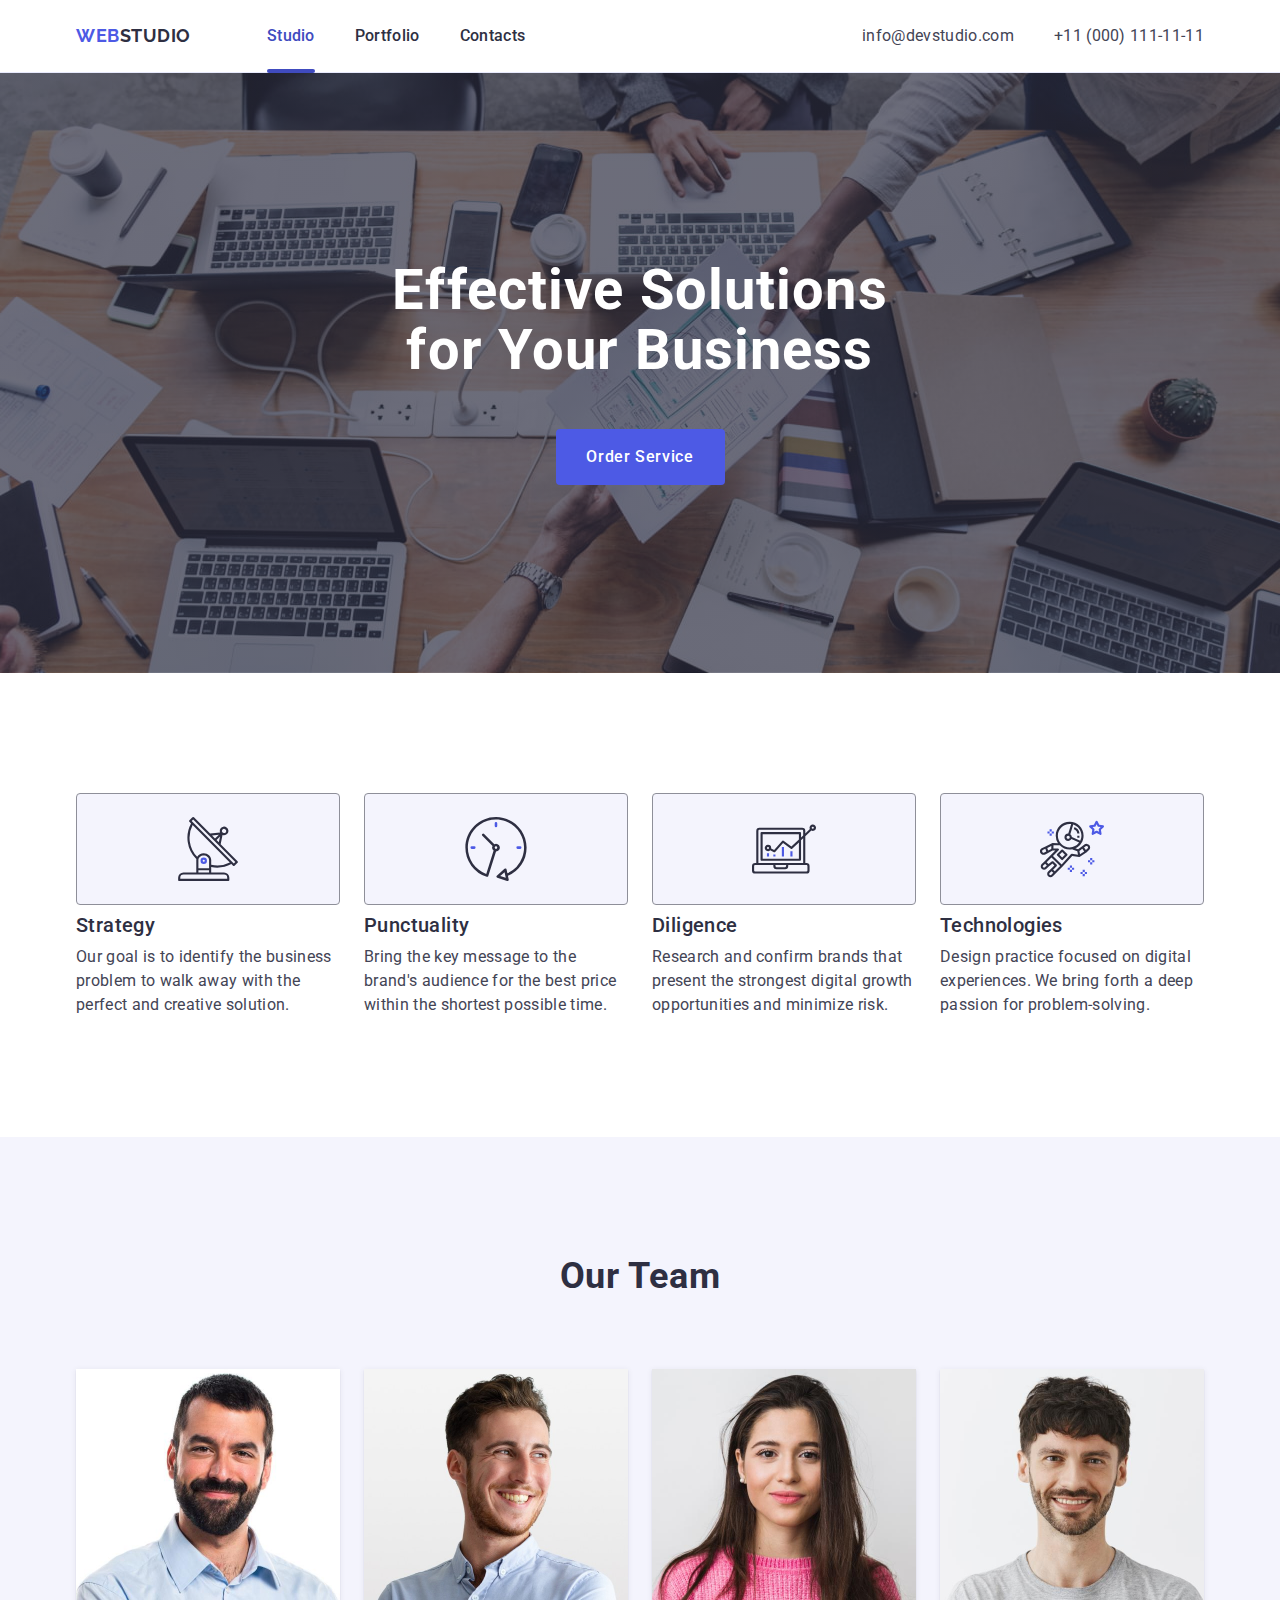
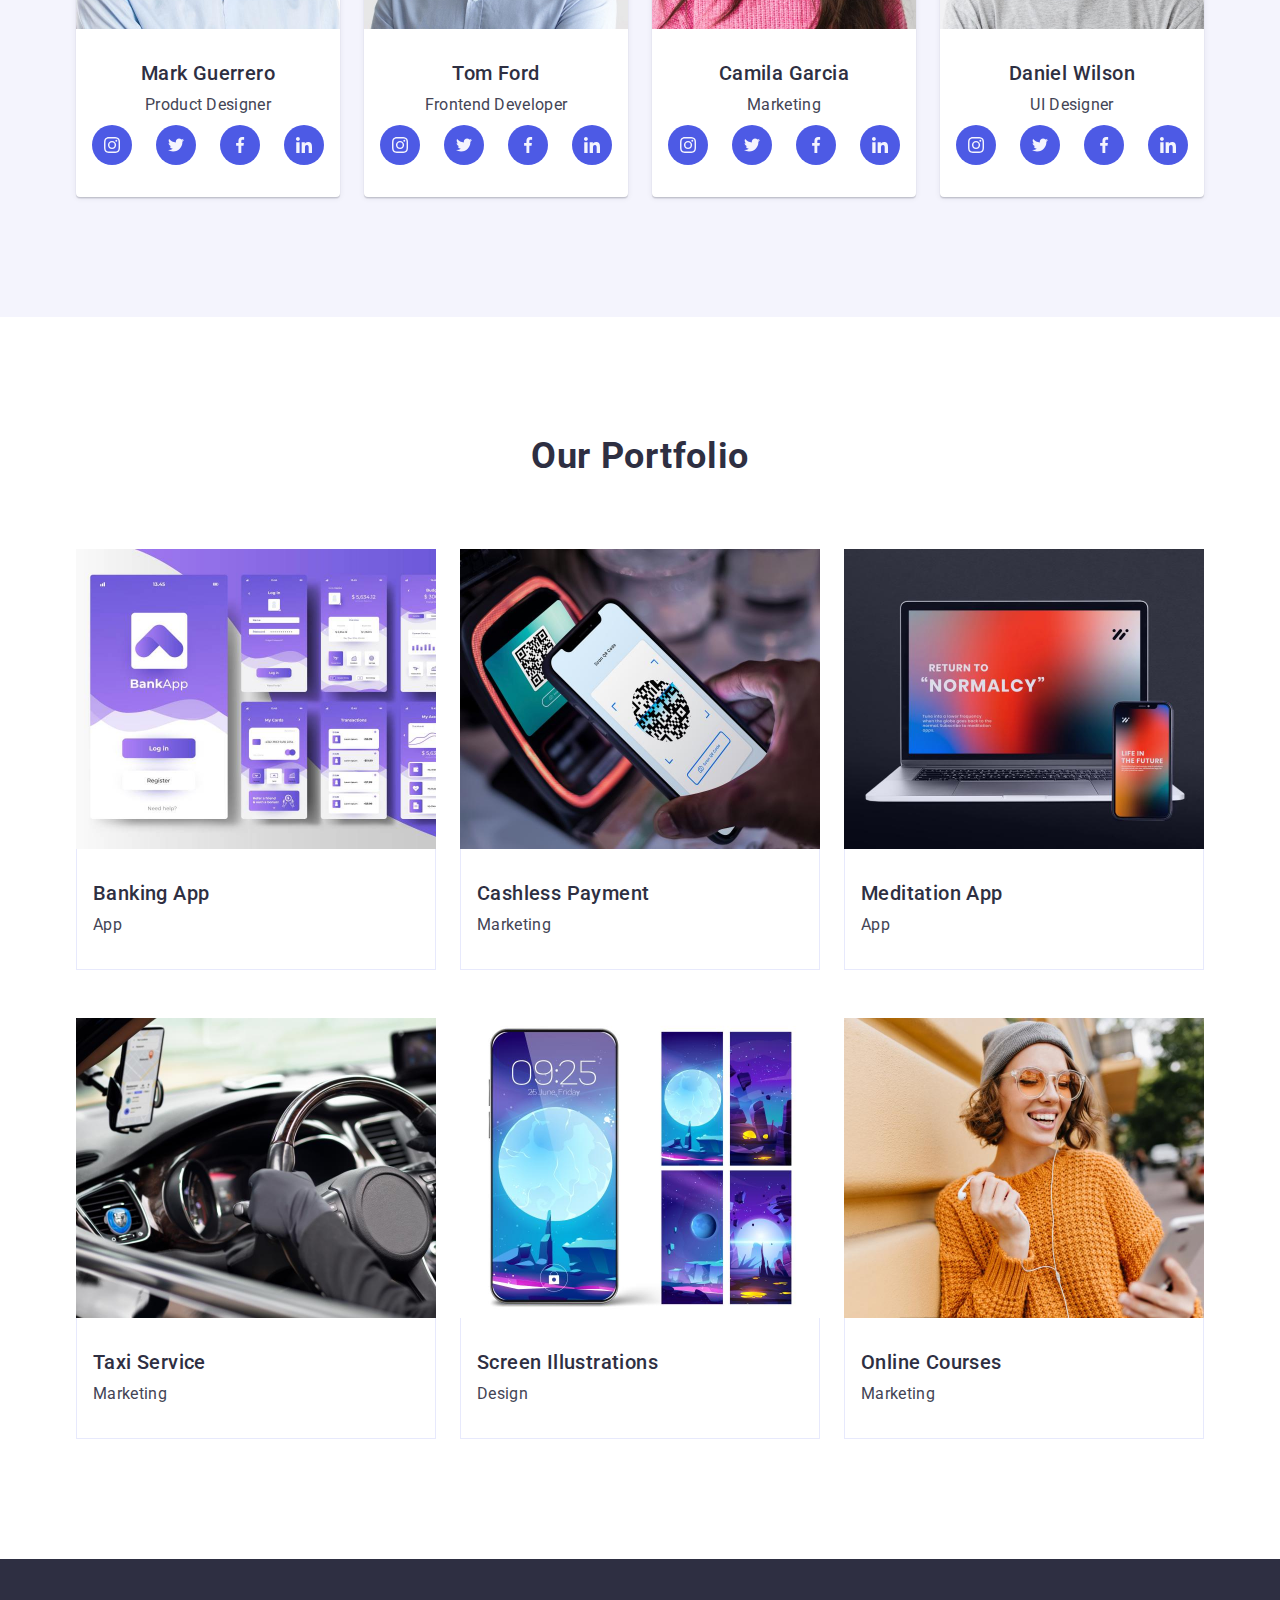
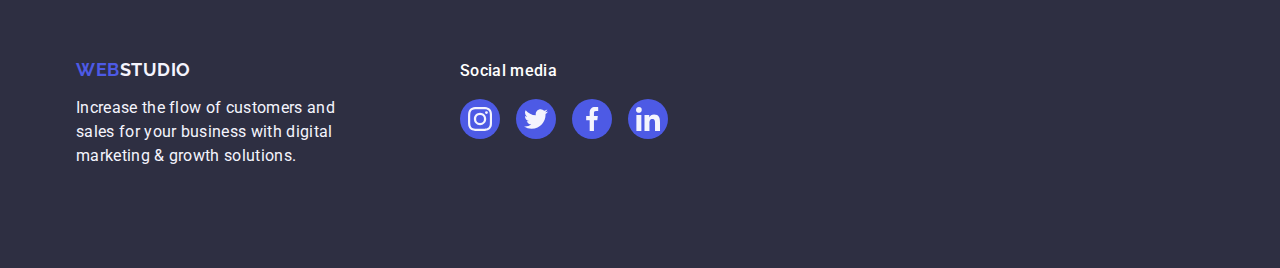
<file: index.html>
<!DOCTYPE html>
<html lang="en">
  <head>
    <meta charset="UTF-8" />
    <meta name="viewport" content="width=device-width, initial-scale=1.0" />
    <title>WebStudio</title>
    <link rel="preconnect" href="https://fonts.googleapis.com" />
    <link rel="preconnect" href="https://fonts.gstatic.com" crossorigin />
    <link
      rel="stylesheet"
      href="https://cdnjs.cloudflare.com/ajax/libs/modern-normalize/3.0.1/modern-normalize.min.css"
    />
    <link rel="stylesheet" href="./css/styles.css" />
    <link
      href="https://fonts.googleapis.com/css2?family=Raleway:wght@700&family=Roboto:wght@400;500;700&display=swap"
      rel="stylesheet"
    />
    <link rel="stylesheet" href="./css/styles.css" />
  </head>

  <body>
    <header class="header">
      <div class="container">
        <nav class="nav-link">
          <a href="./index.html" class="logo"
            >Web<span class="logo-header-studio">Studio</span></a
          >
          <ul class="nav-link-menu">
            <li class="header-nav-list">
              <a href="./index.html" class="header-nav-link active">Studio</a>
            </li>
            <li class="header-nav-list">
              <a href="" class="header-nav-link">Portfolio</a>
            </li>
            <li class="header-nav-list">
              <a href="" class="header-nav-link">Contacts</a>
            </li>
          </ul>
        </nav>
        <!-- Contacts -->
        <address class="nav-contacts">
          <ul class="nav-contacts-list">
            <li>
              <a href="mailto:info@devstudio.com" class="nav-link-contacts"
                >info@devstudio.com</a
              >
            </li>
            <li>
              <a href="tel:+110001111111" class="nav-link-contacts"
                >+11 (000) 111-11-11</a
              >
            </li>
          </ul>
        </address>
      </div>
    </header>

    <main>
      <!-- Section 1-->
      <section class="title">
        <div class="container">
          <h1 class="title-header">Effective Solutions for Your Business</h1>
          <button class="title-button" type="button">Order Service</button>
        </div>
      </section>
      <!-- Section 2 -->
      <section class="advantages">
        <div class="container">
          <h2 class="visually-hidden">Advantages</h2>
          <ul class="advantages-list">
            <li class="advantages-item">
              <div class="advantages-item-border">
                <svg class="advantages-item-icon" height="64" width="64">
                  <use href="./images/icons.svg#icon-antenna-1"></use>
                </svg>
              </div>
              <h3 class="advantages-title">Strategy</h3>
              <p class="advantages-text">
                Our goal is to identify the business problem to walk away with
                the perfect and creative solution.
              </p>
            </li>
            <li class="advantages-item">
              <div class="advantages-item-border">
                <svg class="advantages-item-icon" height="64" width="64">
                  <use href="./images/icons.svg#icon-clock-1"></use>
                </svg>
              </div>
              <h3 class="advantages-title">Punctuality</h3>
              <p class="advantages-text">
                Bring the key message to the brand's audience for the best price
                within the shortest possible time.
              </p>
            </li>
            <li class="advantages-item">
              <div class="advantages-item-border">
                <svg class="advantages-item-icon" height="64" width="64">
                  <use href="./images/icons.svg#icon-diagram-1"></use>
                </svg>
              </div>
              <h3 class="advantages-title">Diligence</h3>
              <p class="advantages-text">
                Research and confirm brands that present the strongest digital
                growth opportunities and minimize risk.
              </p>
            </li>
            <li class="advantages-item">
              <div class="advantages-item-border">
                <svg class="advantages-item-icon" height="64" width="64">
                  <use href="./images/icons.svg#icon-astronaut-1"></use>
                </svg>
              </div>
              <h3 class="advantages-title">Technologies</h3>
              <p class="advantages-text">
                Design practice focused on digital experiences. We bring forth a
                deep passion for problem-solving.
              </p>
            </li>
          </ul>
        </div>
      </section>

      <!-- Section 3 -->
      <section class="team-section">
        <div class="container">
          <h2 class="team-title">Our Team</h2>
          <ul class="team-list">
            <li class="team-item">
              <img src="./images/image1.jpg" alt="Mark Guerrero" width="264" />
              <div class="team-card">
                <h3 class="team-list-title">Mark Guerrero</h3>
                <p class="team-text">Product Designer</p>

                <ul class="social-icons-container">
                  <li class="social-icons-list">
                    <a href="" class="social-icons-link">
                      <svg class="social-icon" width="16" height="16">
                        <use href="./images/icons.svg#icon-instagram-2-2"></use>
                      </svg>
                    </a>
                  </li>
                  <li class="social-icons-list">
                    <a href="" class="social-icons-link">
                      <svg class="social-icon" width="16" height="16">
                        <use href="./images/icons.svg#icon-twitter-1-2"></use>
                      </svg>
                    </a>
                  </li>
                  <li class="social-icons-list">
                    <a href="" class="social-icons-link">
                      <svg class="social-icon" width="16" height="16">
                        <use href="./images/icons.svg#icon-facebook-1-2"></use>
                      </svg>
                    </a>
                  </li>
                  <li class="social-icons-list">
                    <a href="" class="social-icons-link">
                      <svg class="social-icon" width="16" height="16">
                        <use href="./images/icons.svg#icon-linkedin-1-1"></use>
                      </svg>
                    </a>
                  </li>
                </ul>
              </div>
            </li>
            <li class="team-item">
              <img src="./images/image2.jpg" alt="Tom Ford" width="264" />
              <div class="team-card">
                <h3 class="team-list-title">Tom Ford</h3>
                <p class="team-text">Frontend Developer</p>
                <ul class="social-icons-container">
                  <li class="social-icons-list">
                    <a href="" class="social-icons-link">
                      <svg class="social-icon" width="16" height="16">
                        <use href="./images/icons.svg#icon-instagram-2-2"></use>
                      </svg>
                    </a>
                  </li>
                  <li class="social-icons-list">
                    <a href="" class="social-icons-link">
                      <svg class="social-icon" width="16" height="16">
                        <use href="./images/icons.svg#icon-twitter-1-2"></use>
                      </svg>
                    </a>
                  </li>
                  <li class="social-icons-list">
                    <a href="" class="social-icons-link">
                      <svg class="social-icon" width="16" height="16">
                        <use href="./images/icons.svg#icon-facebook-1-2"></use>
                      </svg>
                    </a>
                  </li>
                  <li class="social-icons-list">
                    <a href="" class="social-icons-link">
                      <svg class="social-icon" width="16" height="16">
                        <use href="./images/icons.svg#icon-linkedin-1-1"></use>
                      </svg>
                    </a>
                  </li>
                </ul>
              </div>
            </li>
            <li class="team-item">
              <img src="./images/image3.jpg" alt="Camila Garcia" width="264" />
              <div class="team-card">
                <h3 class="team-list-title">Camila Garcia</h3>
                <p class="team-text">Marketing</p>
                <ul class="social-icons-container">
                  <li class="social-icons-list">
                    <a href="" class="social-icons-link">
                      <svg class="social-icon" width="16" height="16">
                        <use href="./images/icons.svg#icon-instagram-2-2"></use>
                      </svg>
                    </a>
                  </li>
                  <li class="social-icons-list">
                    <a href="" class="social-icons-link">
                      <svg class="social-icon" width="16" height="16">
                        <use href="./images/icons.svg#icon-twitter-1-2"></use>
                      </svg>
                    </a>
                  </li>
                  <li class="social-icons-list">
                    <a href="" class="social-icons-link">
                      <svg class="social-icon" width="16" height="16">
                        <use href="./images/icons.svg#icon-facebook-1-2"></use>
                      </svg>
                    </a>
                  </li>
                  <li class="social-icons-list">
                    <a href="" class="social-icons-link">
                      <svg class="social-icon" width="16" height="16">
                        <use href="./images/icons.svg#icon-linkedin-1-1"></use>
                      </svg>
                    </a>
                  </li>
                </ul>
              </div>
            </li>
            <li class="team-item">
              <img src="./images/image4.jpg" alt="Daniel Wilson" width="264" />
              <div class="team-card">
                <h3 class="team-list-title">Daniel Wilson</h3>
                <p class="team-text">UI Designer</p>
                <ul class="social-icons-container">
                  <li class="social-icons-list">
                    <a href="" class="social-icons-link">
                      <svg class="social-icon" width="16" height="16">
                        <use href="./images/icons.svg#icon-instagram-2-2"></use>
                      </svg>
                    </a>
                  </li>
                  <li class="social-icons-list">
                    <a href="" class="social-icons-link">
                      <svg class="social-icon" width="16" height="16">
                        <use href="./images/icons.svg#icon-twitter-1-2"></use>
                      </svg>
                    </a>
                  </li>
                  <li class="social-icons-list">
                    <a href="" class="social-icons-link">
                      <svg class="social-icon" width="16" height="16">
                        <use href="./images/icons.svg#icon-facebook-1-2"></use>
                      </svg>
                    </a>
                  </li>
                  <li class="social-icons-list">
                    <a href="" class="social-icons-link">
                      <svg class="social-icon" width="16" height="16">
                        <use href="./images/icons.svg#icon-linkedin-1-1"></use>
                      </svg>
                    </a>
                  </li>
                </ul>
              </div>
            </li>
          </ul>
        </div>
      </section>
      <!-- Section 4 -->
      <section class="portfolio">
        <div class="container">
          <h2 class="portfolio-title">Our Portfolio</h2>
          <ul class="portfolio-list">
            <li class="portfolio-item">
              <div class="portfolio-item-box-overlay">
                <img
                  src="./images/image-portfolio-1.jpg"
                  alt="Banking App"
                  width="360"
                  height="300"
                />
                <p class="portfolio-item-overlay">
                  14 Stylish and User-Friendly App Design Concepts · Task
                  Manager App · Calorie Tracker App · Exotic Fruit Ecommerce App
                  · Cloud Storage App
                </p>
              </div>
              <div class="card">
                <h3 class="portfolio-list-title">Banking App</h3>
                <p class="portfolio-text">App</p>
              </div>
            </li>
            <li class="portfolio-item">
              <div class="portfolio-item-box-overlay">
                <img
                  src="./images/image-portfolio-2.jpg"
                  alt="Cashless Payment"
                  width="360"
                  height="300"
                />
                <p class="portfolio-item-overlay">
                  14 Stylish and User-Friendly App Design Concepts · Task
                  Manager App · Calorie Tracker App · Exotic Fruit Ecommerce App
                  · Cloud Storage App
                </p>
              </div>
              <div class="card">
                <h3 class="portfolio-list-title">Cashless Payment</h3>
                <p class="portfolio-text">Marketing</p>
              </div>
            </li>
            <li class="portfolio-item">
              <div class="portfolio-item-box-overlay">
                <img
                  src="./images/image-portfolio-3.jpg"
                  alt="Meditation App"
                  width="360"
                  height="300"
                />
                <p class="portfolio-item-overlay">
                  14 Stylish and User-Friendly App Design Concepts · Task
                  Manager App · Calorie Tracker App · Exotic Fruit Ecommerce App
                  · Cloud Storage App
                </p>
              </div>
              <div class="card">
                <h3 class="portfolio-list-title">Meditation App</h3>
                <p class="portfolio-text">App</p>
              </div>
            </li>
            <li class="portfolio-item">
              <div class="portfolio-item-box-overlay">
                <img
                  src="./images/image-portfolio-4.jpg"
                  alt="Taxi Service"
                  width="360"
                  height="300"
                />
                <p class="portfolio-item-overlay">
                  14 Stylish and User-Friendly App Design Concepts · Task
                  Manager App · Calorie Tracker App · Exotic Fruit Ecommerce App
                  · Cloud Storage App
                </p>
              </div>
              <div class="card">
                <h3 class="portfolio-list-title">Taxi Service</h3>
                <p class="portfolio-text">Marketing</p>
              </div>
            </li>
            <li class="portfolio-item">
              <div class="portfolio-item-box-overlay">
                <img
                  src="./images/image-portfolio-5.jpg"
                  alt="Screen Illustrations"
                  width="360"
                  height="300"
                />
                <p class="portfolio-item-overlay">
                  14 Stylish and User-Friendly App Design Concepts · Task
                  Manager App · Calorie Tracker App · Exotic Fruit Ecommerce App
                  · Cloud Storage App
                </p>
              </div>
              <div class="card">
                <h3 class="portfolio-list-title">Screen Illustrations</h3>
                <p class="portfolio-text">Design</p>
              </div>
            </li>
            <li class="portfolio-item">
              <div class="portfolio-item-box-overlay">
                <img
                  src="./images/image-portfolio-6.jpg"
                  alt="Online Courses"
                  width="360"
                  height="300"
                />
                <p class="portfolio-item-overlay">
                  14 Stylish and User-Friendly App Design Concepts · Task
                  Manager App · Calorie Tracker App · Exotic Fruit Ecommerce App
                  · Cloud Storage App
                </p>
              </div>
              <div class="card">
                <h3 class="portfolio-list-title">Online Courses</h3>
                <p class="portfolio-text">Marketing</p>
              </div>
            </li>
          </ul>
        </div>
      </section>
    </main>

    <footer class="footer">
      <div class="container footer-container">
        <div class="footer-logo-container">
          <a href="./index.html" class="logo-footer"
            >Web<span class="logo-footer-studio">Studio</span></a
          >
          <p class="footer-text">
            Increase the flow of customers and sales for your business with
            digital marketing & growth solutions.
          </p>
        </div>
        <div class="footer-social-icons">
          <p class="social-text">Social media</p>
          <ul class="social-icons-container footer-social-icons-container">
            <li class="social-icons-list">
              <a href="" class="social-icons-link footer-social-icons-list">
                <svg class="social-icon" width="24" height="24">
                  <use href="./images/icons.svg#icon-instagram-2-2"></use>
                </svg>
              </a>
            </li>
            <li class="social-icons-list">
              <a href="" class="social-icons-link footer-social-icons-list">
                <svg class="social-icon" width="24" height="24">
                  <use href="./images/icons.svg#icon-twitter-1-2"></use>
                </svg>
              </a>
            </li>
            <li class="social-icons-list">
              <a href="" class="social-icons-link footer-social-icons-list">
                <svg class="social-icon" width="24" height="24">
                  <use href="./images/icons.svg#icon-facebook-1-2"></use>
                </svg>
              </a>
            </li>
            <li class="social-icons-list">
              <a href="" class="social-icons-link footer-social-icons-list">
                <svg class="social-icon" width="24" height="24">
                  <use href="./images/icons.svg#icon-linkedin-1-1"></use>
                </svg>
              </a>
            </li>
          </ul>
        </div>
      </div>
    </footer>
  </body>
</html>
</file>
<file: css/styles.css>
body {
    font-family: "Roboto", sans-serif;
    text-decoration: none;
    color: #434455;
    letter-spacing: 0.02em;
    background-color: #ffffff;
    margin: 0%;
    
}
img {
    display: block;
    max-width: 100%;
}
h1, h2, h3, h4, h5, h6, p {
    margin: 0;
}
ul {
    list-style-type: none;
    margin: 0;
    padding-left: 0;
}
a {
    text-decoration: none;
    color: #434455;
}
.container { 
max-width: 1158px; 
margin: 0 auto;
padding: 0 15px;  
}


/* Header */

.header {
    border-bottom: 1px solid #e7e9fc;
    box-shadow: 0px 2px 1px rgba(46, 47, 66, 0.08), 0px 1px 1px rgba(46, 47, 66, 0.16), 0px 1px 6px rgba(46, 47, 66, 0.08); 
}
.header .container {
    display: flex;
    align-items: center;
}
.nav-link  {
    display: flex;
    align-items: center;
    font-weight: 500;
    font-size: 16px;
    line-height: 1.5;
    color: #2e2f42;
    margin-right: auto;
}
.nav-link-menu {
    display: flex;
    align-items: center;
    gap: 40px;
    
}
.logo {
    font-family: "Raleway", sans-serif;
    font-weight: 700;
    font-size: 18px;
    line-height: 1.17;
    letter-spacing: 0.03em;
    text-transform: uppercase;
    color: #4d5ae5;
    margin-right: 76px;
    transition: color 250ms cubic-bezier(0.4, 0, 0.2, 1);
}
.logo:hover {
    color: #404bbf;
}
.logo:focus{
    color: #404bbf;
}
.logo-header-studio {
    color: #2e2f42;
}
.logo-footer-studio { 
    color: #f4f4fd;
}
.logo-web {
    color: #4d5ae5;
}
.header-nav-link {
    display: block;
    font-weight: 500;
    font-size: 16px;
    line-height: 1.50;
    letter-spacing: 0.02em;
    color: #2e2f42;
    padding: 24px 0;
    transition: color 250ms cubic-bezier(0.4, 0, 0.2, 1);
    position: relative;
}
.header-nav-link:hover, .header-nav-link:focus {
    color: #404bbf;
}
.active {
    color: #404bbf;
}
.active::after  {
    content: '';
    width: 100%;
    display: block;
    background-color: #404BBF;
    border-radius: 2px;
    left: 0;
    height: 4px;
    position: absolute;
    bottom: -1px;
}
.nav-contacts {
    display: flex;
    justify-content: flex-end;
    font-style: normal;
}
.nav-contacts-list {
    display: flex;
    gap: 40px;
    font-weight: 400;
    font-size: 16px;
    line-height: 1.5;
    letter-spacing: 0.02em;
    color: #434455;
}
.nav-link-contacts {
    transition: color 250ms cubic-bezier(0.4, 0, 0.2, 1);
}
.nav-link-contacts:hover, .nav-link-contacts:focus {
    color: #404bbf;
}


/* Section 1 */

.title {
    display: block;
    background: linear-gradient(rgba(46, 47, 66, 0.7), rgba(46, 47, 66, 0.7)), url('../images/Vector.jpg');
    background-size: cover;
    background-repeat: no-repeat;
    background-position: center;
    background-color: #2E2F42;
    padding: 188px 0;
    max-width: 1440px;
    margin: 0 auto;
}
.title-header {
    font-weight: 700px;
    font-size: 56px;
    line-height: 1.07; 
    text-align: center;
    letter-spacing: 0.02em;
    color: #fff;
    margin: 0 auto;
    margin-bottom: 48px;
    max-width: 496px; 
}
.title-button {
    display: block;
    font-weight: 500;
    font-size: 16px;
    line-height: 1.5;
    letter-spacing: 0.04em;
    color: #fff;
    text-align: center;
    background-color: #4D5AE5;
    cursor: pointer;
    min-width: 169px;
    height: 56px;
    border: none;
    border-radius: 4px;
    margin: 0 auto;
    transition: background-color 250ms cubic-bezier(0.4, 0, 0.2, 1);
}
.title-button:hover {
    background-color: #404BBF;
}
.title-button:focus{
    background-color: #404BBF;
}


/* Section 2 */
.advantages {
    padding: 120px 0;
}
.visually-hidden {
  position: absolute;
  width: 1px;
  height: 1px;
  margin: -1px;
  border: 0;
  padding: 0;
  white-space: nowrap;
  clip-path: inset(100%);
  clip: rect(0 0 0 0);
  overflow: hidden;
}
.advantages-list {
    display: flex;
    gap: 24px;
}
.advantages-item {
    flex-basis: calc((100% - 72px) / 4);
}
.advantages-title {
    font-weight: 500;
    font-size: 20px;
    line-height: 1.2;
    letter-spacing: 0.02em;
    color: #2e2f42;
    margin-bottom: 8px;
}
.advantages-text {
    font-weight: 400;
    font-size: 16px;
    line-height: 1.5;
    letter-spacing: 0.02em;
    color: #434455;
}
.advantages-item-icon{
    fill: #2f2fa0;
    
}
.advantages-item-border {
    border: 1px solid #8e8f99;
    border-radius: 4px;
    width: 264px;
    height: 112px;
    background: #f4f4fd;
    display: flex;
    justify-content: center;
    align-items: center;
    margin-bottom: 8px;
}


/* Section 3 */
.team-section {
    padding: 120px 0;
}
.team-list {
    display: flex;
    gap: 24px;
    justify-content: space-between;
    
}
.team-section {
    background: #f4f4fd;
}
.team-title {
    font-weight: 700;
    font-size: 36px;
    line-height: 1.11;
    letter-spacing: 0.02em;
    text-align: center;
    color: #2e2f42;
    text-transform: capitalize;
    margin-bottom: 72px;
}
.team-item {
    background-color: #FFFFFF;
    border-radius: 0px 0px 4px 4px;
    flex-basis: calc((100%-72px)/4);
    box-shadow: 0 2px 1px 0 rgba(46, 47, 66, 0.08), 0 1px 1px 0 rgba(46, 47, 66, 0.16), 0 1px 6px 0 rgba(46, 47, 66, 0.08);
    background: #fff;
}
.team-card {
    padding: 32px 0;
    
}
.team-list-title {
    font-weight: 500;
    font-size: 20px;
    line-height: 1.2;
    letter-spacing: 0.02em;
    color: #2e2f42;
    text-align: center;
    margin-bottom: 8px;
}
.team-text {
    font-weight: 400;
    font-size: 16px; 
    line-height: 1.5;
    letter-spacing: 0.02em;
    color: #434455;
    text-align: center;
    margin-bottom: 8px;
}
.social-icons-container {
    display: flex;
    align-items: center;
    justify-content: center;
    flex-direction: row;
    gap: 24px;
}
.social-icon {
    fill:  #f4f4fd;
}
.social-icons-link {
    background-color: #4d5ae5;
    border-radius: 50%;
    width: 40px;
    height: 40px;
    align-items: center;
    justify-content: center;
    display: flex;
    transition:  background-color 250ms cubic-bezier(0.4, 0, 0.2, 1); 
    width: 40px;
    height: 40px;
}
.social-icons-link:hover,
.social-icons-link:focus {
    background-color: #404BBF;
    border-radius: 50%;
}

/* Section 4 */

.portfolio {
    padding-top: 120px; 
    padding-bottom: 120px;
    
}
.portfolio-list {
    display: flex;
    column-gap: 24px;
    flex-wrap: wrap;
    row-gap: 48px; 
    
}
.portfolio-item {
    flex-basis: calc((100% - 48px) / 3);
    cursor: pointer;
    transition: box-shadow 250ms cubic-bezier(0.4, 0, 0.2, 1);
    
}
.portfolio-item-box-overlay {
    position: relative;
    overflow: hidden;
    
}
.portfolio-item:hover .portfolio-item-overlay{
    transform: translateY(0);
}
.portfolio-item-overlay {
    position: absolute;
    background-color: #4d5ae5;
    font-weight: 400;
    font-size: 16px;
    line-height: 1.5;
    letter-spacing: 0.02em;
    color: #f4f4fd;
    padding: 40px 32px;
    top: 0;
    left: 0;
    width: 100%;
    height: 100%;
    transform: translateY(100%);
    transition: transform 250ms cubic-bezier(0.4, 0, 0.2, 1);
    
    
}
.portfolio-title {
    font-weight: 700;
    font-size: 36px; 
    line-height: 1.11;
    text-align: center;
    color: #2e2f42;
    text-transform: capitalize;
    letter-spacing: 0.02em;
    margin-bottom: 72px;
}
.portfolio-list-title {
    font-weight: 500;
    font-size: 20px;
    line-height: 1.20;
    color: #2e2f42;
    letter-spacing: 0.02em;
    margin-bottom: 8px;
    
}
.portfolio-text {
    font-weight: 400;
    font-size: 16px;
    line-height: 1.5;
    color: #434455;
    
}
.card  {
    display: block;
    border: 1px solid #e7e9fc;
    border-top: none;
    padding: 32px 16px;
    z-index: 999;
    transition: box-shadow 250ms ease-in-out;
}
.portfolio-item:hover {
    box-shadow: 0px 1px 6px rgba(46, 47, 66, 0.08), 0px 1px 1px rgba(46, 47, 66, 0.16), 0px 2px 1px rgba(46, 47, 66, 0.08);
}



/* Footer */

.footer {
    background-color: #2E2F42;
    padding: 100px 0;
}
.footer-logo-container {
    margin-right: 120px;
}
.logo-footer {
    font-family: "Raleway", sans-serif;
    font-weight: 700;
    font-size: 18px;
    line-height: 1.17;
    letter-spacing: 0.03em;
    text-transform: uppercase;
    color: #4D5AE5;
    display: inline-block; 
    margin-bottom: 16px;
}
.footer-text {
    font-weight: 400;
    font-size: 16px; 
    line-height: 1.5;
    color: #f4f4fd;
    width: 264px;
}
.social-text {
font-weight: 500;
font-size: 16px;
line-height: 1.5;
letter-spacing: 0.02em;
color: #fff;
margin-bottom: 16px;
}
.footer-container {
    display: flex;
    align-items: baseline;
    justify-content: flex-start;
   flex-direction: row;
   justify-content: start;

}
.footer-social-icons-container {
    gap: 16px;
}
.footer-social-icons-list {
    transition: background-color 250ms cubic-bezier(0.4, 0, 0.2, 1);
}
.footer-social-icons-list:hover,
.footer-social-icons-list:focus {
    background-color: #31D0AA;
    border-radius: 50%;
}
</file>
